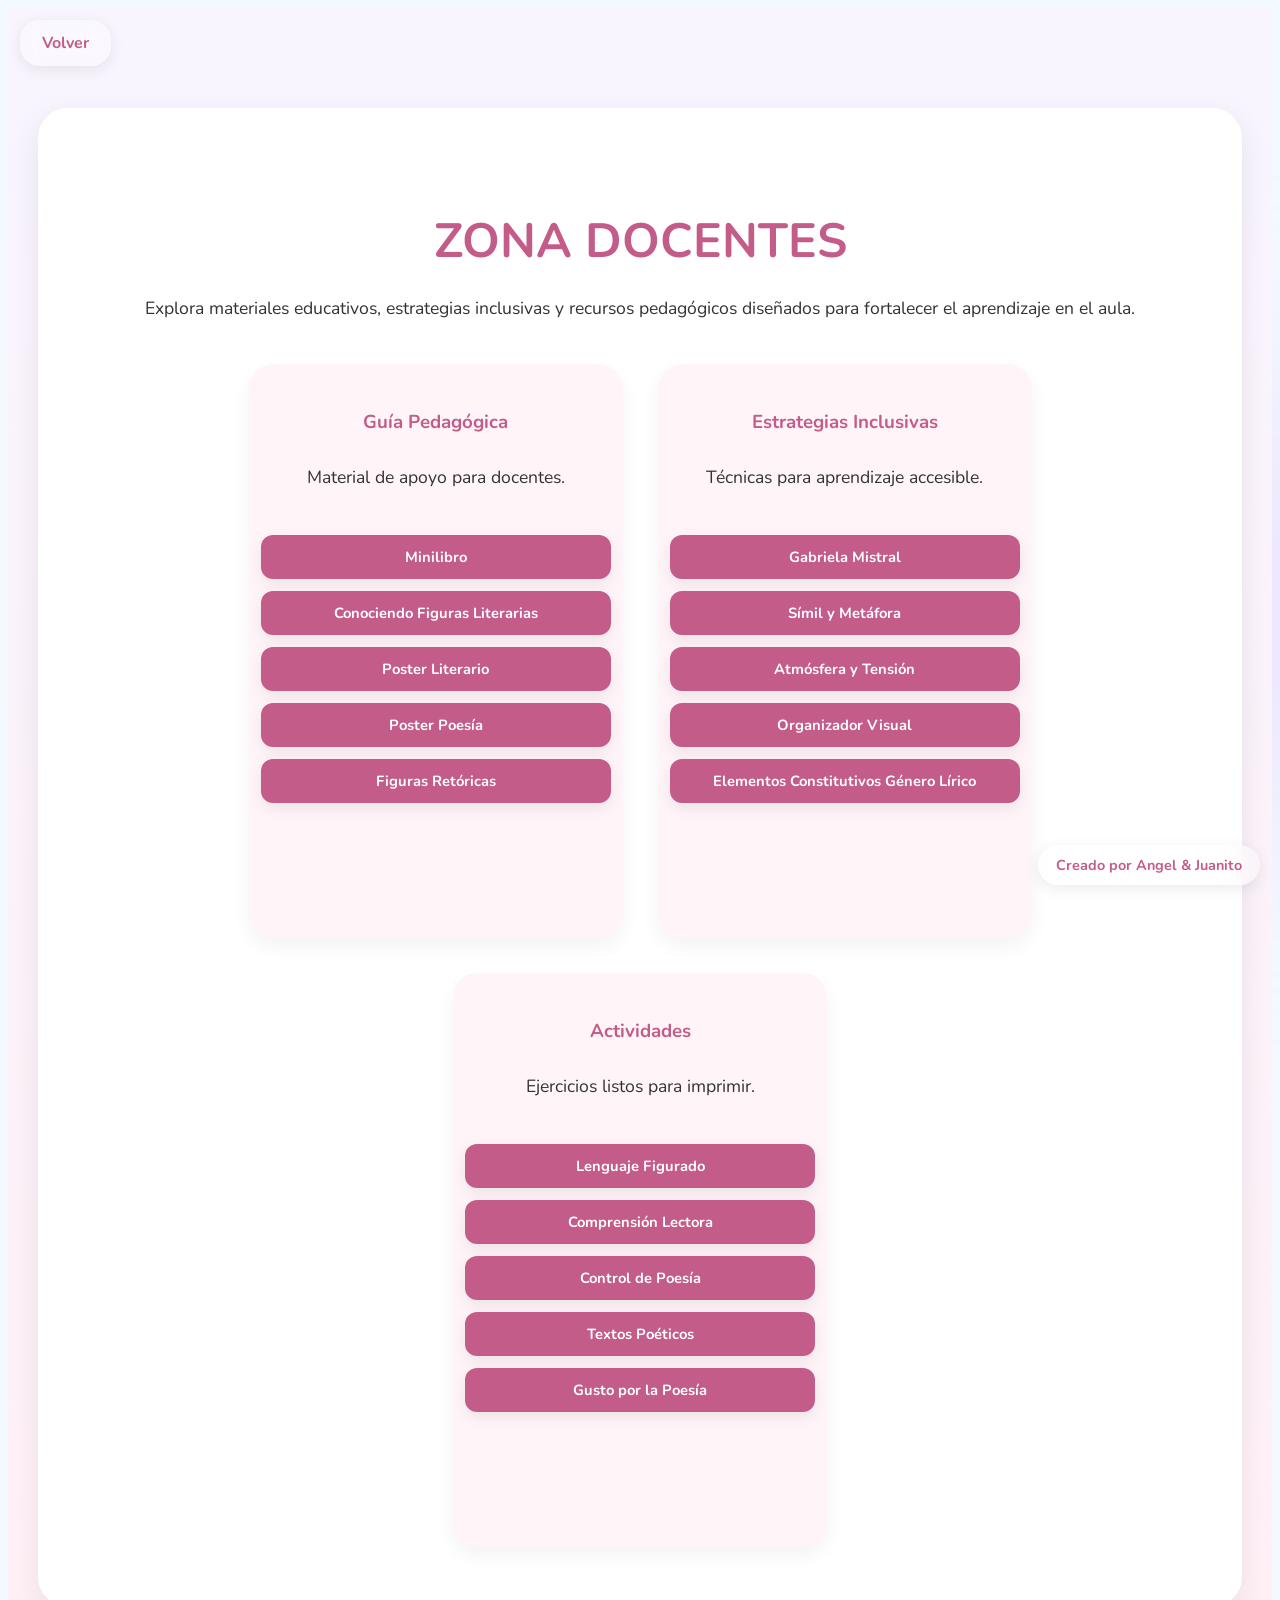
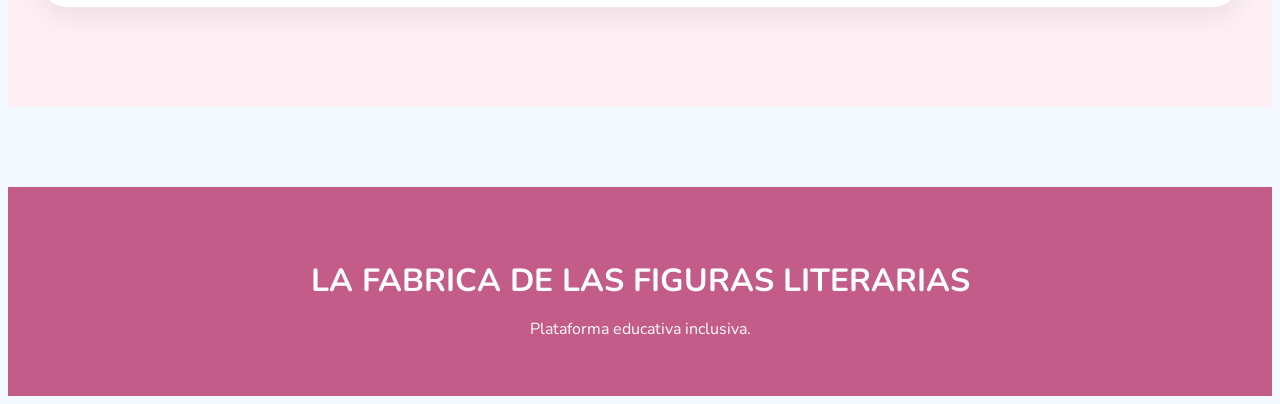
<file: docentes.html>
<!DOCTYPE html>
<html lang="es">
<head>
    <meta charset="UTF-8">
    <meta name="viewport" content="width=device-width, initial-scale=1.0">

    <title>Zona Docente</title>

    <link rel="stylesheet" href="style.css">

    <link rel="preconnect" href="https://fonts.googleapis.com">

    <link href="https://fonts.googleapis.com/css2?family=Nunito:wght@300;400;700;900&display=swap" rel="stylesheet">
</head>
<body>
<a href="index.html" class="back-btn">
    Volver
</a>

<section class="teacher-section">

    <div class="teacher-content">

        <div class="teacher-text">

            <h2>ZONA DOCENTES</h2>

            <p>
                Explora materiales educativos, estrategias inclusivas
                y recursos pedagógicos diseñados para fortalecer
                el aprendizaje en el aula.
            </p>

            <div class="teacher-cards">

                <!-- GUÍA PEDAGÓGICA -->

                <div class="teacher-card">


                    <h3>Guía Pedagógica</h3>

                    <p>
                        Material de apoyo para docentes.
                    </p>

                    <a href="recursos/docentes/minilibro-lenguaje-figurado.pdf"
                       download
                       class="download-btn">

                        Minilibro

                    </a>

                    <a href="recursos/docentes/conociendo-figuras-literarias.pptx"
                       download
                       class="download-btn">

                        Conociendo Figuras Literarias

                    </a>

                    <a href="recursos/docentes/las-figuras-literarias-poster.pdf"
                       download
                       class="download-btn">

                        Poster Literario

                    </a>

                    <a href="recursos/docentes/poster-elementos-de-la-poesia.pdf"
                       download
                       class="download-btn">

                        Poster Poesía

                    </a>

                    <a href="recursos/docentes/posters-las-figuras-retoricas.pdf"
                       download
                       class="download-btn">

                        Figuras Retóricas

                    </a>

                </div>

                <!-- ESTRATEGIAS -->

                <div class="teacher-card">

                    <h3>Estrategias Inclusivas</h3>

                    <p>
                        Técnicas para aprendizaje accesible.
                    </p>

                    <a href="recursos/docentes/GT-conociendo-a-gabriela-mistral.zip"
                       download
                       class="download-btn">

                        Gabriela Mistral

                    </a>

                    <a href="recursos/docentes/GT-simil-y-metafora.zip"
                       download
                       class="download-btn">

                        Símil y Metáfora

                    </a>

                    <a href="recursos/docentes/GT-diferenciada-creacion-de-atmosfera-y-tension.pdf"
                       download
                       class="download-btn">

                        Atmósfera y Tensión

                    </a>

                    <a href="recursos/docentes/organizador-visual.zip"
                       download
                       class="download-btn">

                        Organizador Visual

                    </a>

                    <a href="recursos/docentes/ticket-de-salida-elementos-constitutivos-genero-lirico.pdf"
                       download
                       class="download-btn">

                        Elementos Constitutivos Género Lírico 

                    </a>

                </div>

                <!-- ACTIVIDADES -->

                <div class="teacher-card">

                    <h3>Actividades</h3>

                    <p>
                        Ejercicios listos para imprimir.
                    </p>

                    <a href="recursos/docentes/beginning-asking-questions.zip"
                       download
                       class="download-btn">

                        Lenguaje Figurado

                    </a>

                    <a href="recursos/docentes/comprension-de-lectura-figuras-literarias-poesia.zip"
                       download
                       class="download-btn">

                        Comprensión Lectora

                    </a>

                    <a href="recursos/docentes/-control-poesia-y-elementos-gramaticales.zip"
                       download
                       class="download-btn">

                        Control de Poesía

                    </a>

                    <a href="recursos/docentes/pack-lenguaje-textos-poeticos-.zip"
                       download
                       class="download-btn">

                        Textos Poéticos

                    </a>

                    <a href="recursos/docentes/planificacion-desarrollar-el-gusto-por-la-poesia.zip"
                       download
                       class="download-btn">

                        Gusto por la Poesía

                    </a>

                </div>

            </div>

        </div>

    </div>

</section>

<footer>

    <h3>LA FABRICA DE LAS FIGURAS LITERARIAS</h3>

    <p>
        Plataforma educativa inclusiva.
    </p>

</footer>
<div class="creator-tag">
    Creado por Angel & Juanito
</div>
</body>
</file>
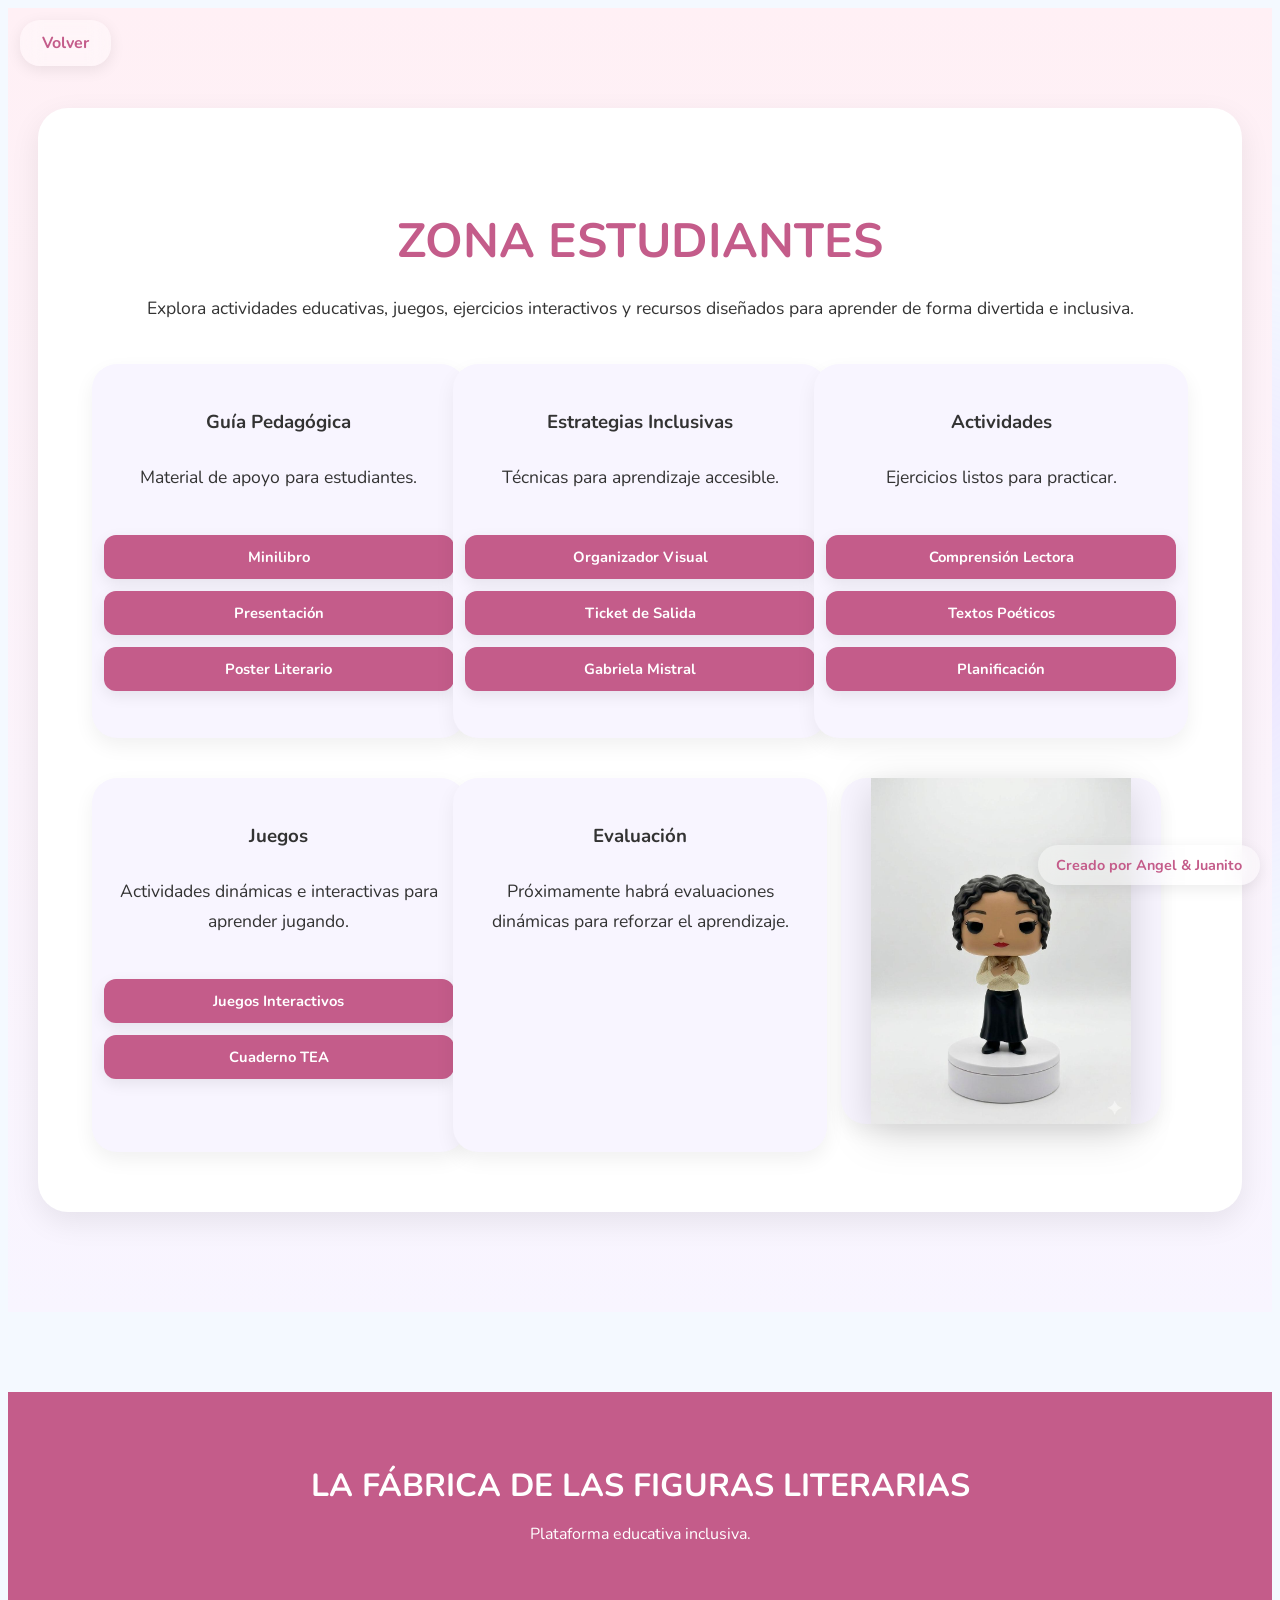
<file: estudiantes.html>
<!DOCTYPE html>
<html lang="es">
<head>
    <meta charset="UTF-8">
    <meta name="viewport" content="width=device-width, initial-scale=1.0">

    <title>Zona Estudiantes</title>

    <link rel="stylesheet" href="style.css">

    <link rel="preconnect" href="https://fonts.googleapis.com">

    <link href="https://fonts.googleapis.com/css2?family=Nunito:wght@300;400;700;900&display=swap" rel="stylesheet">
</head>

<body>
<a href="index.html" class="back-btn">
    Volver
</a>


<section class="student-section">

    <div class="student-content">


        <div class="student-text">

            <h2> ZONA ESTUDIANTES</h2>

            <p>
                Explora actividades educativas, juegos,
                ejercicios interactivos y recursos diseñados
                para aprender de forma divertida e inclusiva.
            </p>

            <div class="student-cards">

                <!-- GUÍA PEDAGÓGICA -->

                <div class="student-card">

                    <h3>Guía Pedagógica</h3>

                    <p>
                        Material de apoyo para estudiantes.
                    </p>

                    <a href="recursos/docentes/minilibro-lenguaje-figurado.pdf"
                       download
                       class="download-btn">

                        Minilibro

                    </a>

                    <a href="recursos/docentes/conociendo-figuras-literarias.pptx"
                       download
                       class="download-btn">

                        Presentación

                    </a>

                    <a href="recursos/docentes/las-figuras-literarias-poster.pdf"
                       download
                       class="download-btn">

                        Poster Literario

                    </a>

                </div>

                <!-- ESTRATEGIAS -->

                <div class="student-card">

                    <h3>Estrategias Inclusivas</h3>

                    <p>
                        Técnicas para aprendizaje accesible.
                    </p>

                    <a href="recursos/docentes/organizador-visual.zip"
                       download
                       class="download-btn">

                        Organizador Visual

                    </a>

                    <a href="recursos/docentes/ticket-de-salida-elementos-constitutivos-genero-lirico.pdf"
                       download
                       class="download-btn">

                        Ticket de Salida

                    </a>

                    <a href="recursos/docentes/GT-conociendo-a-gabriela-mistral.zip"
                       download
                       class="download-btn">

                        Gabriela Mistral

                    </a>

                </div>

                <!-- ACTIVIDADES -->

                <div class="student-card">

                    <h3>Actividades</h3>

                    <p>
                        Ejercicios listos para practicar.
                    </p>

                    <a href="recursos/docentes/comprension-de-lectura-figuras-literarias-poesia.zip"
                       download
                       class="download-btn">

                        Comprensión Lectora

                    </a>

                    <a href="recursos/docentes/pack-lenguaje-textos-poeticos-.zip"
                       download
                       class="download-btn">

                        Textos Poéticos

                    </a>

                    <a href="recursos/docentes/planificacion-desarrollar-el-gusto-por-la-poesia.zip"
                       download
                       class="download-btn">

                        Planificación

                    </a>

                </div>

                <!-- JUEGOS -->

                <div class="student-card">

                    <h3>Juegos</h3>

                    <p>
                        Actividades dinámicas e interactivas
                        para aprender jugando.
                    </p>

                    <a href="https://wordwall.net/es-cl/community/juegos-de-figuras-literarias"
                       target="_blank"
                       class="download-btn">

                        Juegos Interactivos

                    </a>

                    <a href="https://www.orientacionandujar.es/wp-content/uploads/2020/11/Cuaderno-de-actividades-alumnado-TEA-VOL-2.pdf"
                       target="_blank"
                       class="download-btn">

                        Cuaderno TEA

                    </a>

                </div>

                <!-- EVALUACIÓN -->

                <div class="student-card">

                    <h3>Evaluación</h3>

                    <p>
                        Próximamente habrá evaluaciones
                        dinámicas para reforzar el aprendizaje.
                    </p>
                    

                </div>
                <div class="student-decoration">
                    <img src="img/profe.jpg" alt="Decoración">
                 
                </div>

            </div>

        </div>
    </div>
    

</section>

<footer>

    <h3>LA FÁBRICA DE LAS FIGURAS LITERARIAS</h3>

    <p>
        Plataforma educativa inclusiva.
    </p>

</footer>
<div class="creator-tag">
    Creado por Angel & Juanito
</div>
</body>
</html>
</file>
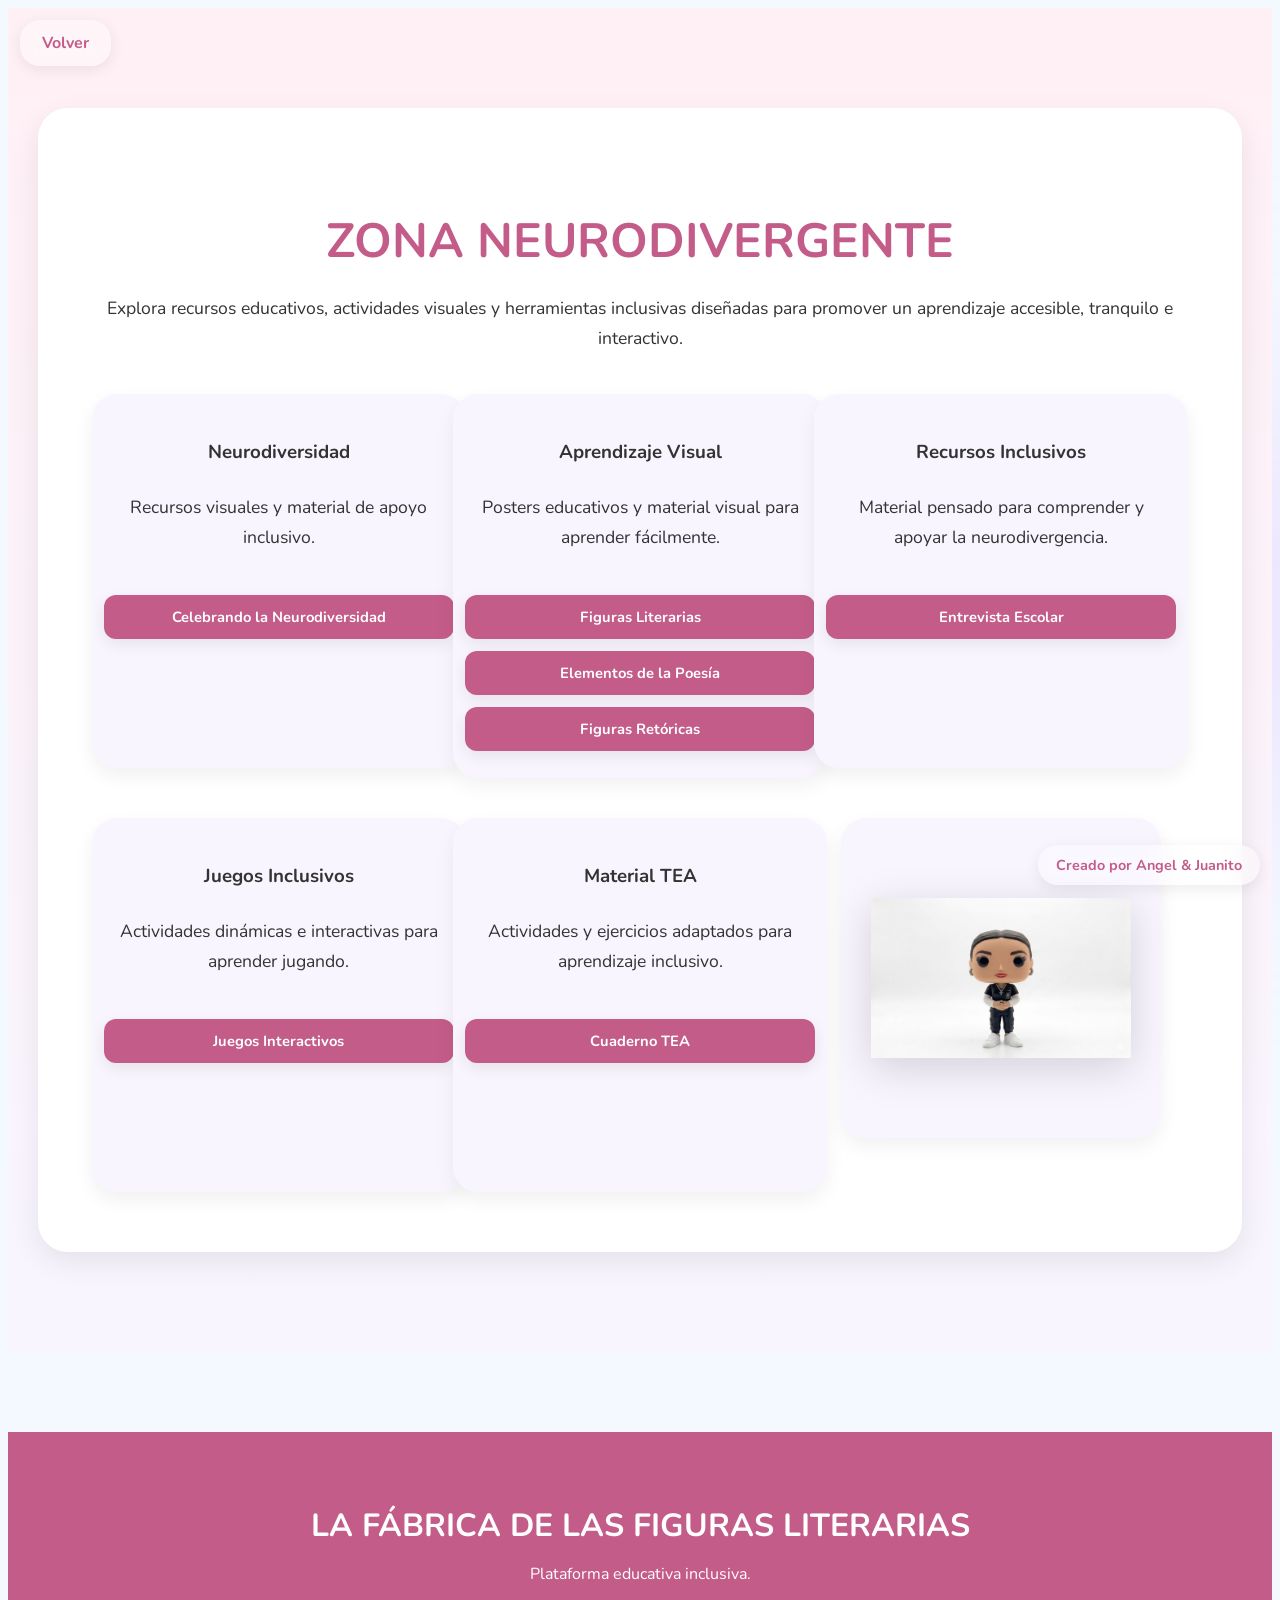
<file: neurodivergente.html>
<!DOCTYPE html>
<html lang="es">
<head>
    <meta charset="UTF-8">
    <meta name="viewport" content="width=device-width, initial-scale=1.0">

    <title>Zona Neurodivergente</title>

    <link rel="stylesheet" href="style.css">

    <link rel="preconnect" href="https://fonts.googleapis.com">

    <link href="https://fonts.googleapis.com/css2?family=Nunito:wght@300;400;700;900&display=swap" rel="stylesheet">
</head>

<body>
<a href="index.html" class="back-btn">
     Volver
</a>

<section class="student-section">

    <div class="student-content">

        <div class="student-text">

            <h2>ZONA NEURODIVERGENTE</h2>

            <p>
                Explora recursos educativos, actividades visuales
                y herramientas inclusivas diseñadas para promover
                un aprendizaje accesible, tranquilo e interactivo.
            </p>

            <div class="student-cards">

                <!-- NEURODIVERSIDAD -->

                <div class="student-card">

                    <h3>Neurodiversidad</h3>

                    <p>
                        Recursos visuales y material
                        de apoyo inclusivo.
                    </p>

                    <a href="recursos/neurodivergentes/posters-celebrando-la-neurodiversidad.pdf"
                       download
                       class="download-btn">

                        Celebrando la Neurodiversidad

                    </a>

                </div>

                <!-- APRENDIZAJE VISUAL -->

                <div class="student-card">

                    <h3>Aprendizaje Visual</h3>

                    <p>
                        Posters educativos y material
                        visual para aprender fácilmente.
                    </p>

                    <a href="recursos/neurodivergentes/las-figuras-literarias-poster.pdf"
                       download
                       class="download-btn">

                        Figuras Literarias

                    </a>

                    <a href="recursos/neurodivergentes/poster-elementos-de-la-poesia.pdf"
                       download
                       class="download-btn">

                        Elementos de la Poesía

                    </a>

                    <a href="recursos/neurodivergentes/posters-las-figuras-retoricas.pdf"
                       download
                       class="download-btn">

                        Figuras Retóricas

                    </a>

                </div>

                <!-- RECURSOS INCLUSIVOS -->

                <div class="student-card">

                    <h3>Recursos Inclusivos</h3>

                    <p>
                        Material pensado para comprender
                        y apoyar la neurodivergencia.
                    </p>

                    <a href="recursos/neurodivergentes/entrevista-escolar-com-alunos-neurodivergentes.pdf"
                       download
                       class="download-btn">

                        Entrevista Escolar

                    </a>

                </div>

                <!-- JUEGOS -->

                <div class="student-card">

                    <h3>Juegos Inclusivos</h3>

                    <p>
                        Actividades dinámicas e interactivas
                        para aprender jugando.
                    </p>

                    <a href="https://wordwall.net/es-cl/community/juegos-de-figuras-literarias"
                       target="_blank"
                       class="download-btn">

                        Juegos Interactivos

                    </a>

                </div>

                <!-- MATERIAL TEA -->

                <div class="student-card">

                    <h3>Material TEA</h3>

                    <p>
                        Actividades y ejercicios adaptados
                        para aprendizaje inclusivo.
                    </p>

                    <a href="https://www.orientacionandujar.es/wp-content/uploads/2020/11/Cuaderno-de-actividades-alumnado-TEA-VOL-2.pdf"
                       target="_blank"
                       class="download-btn">

                        Cuaderno TEA

                    </a>
                </div>
            <div class="student-decoration">
                    <img src="img/profe2.jpeg" alt="Decoración Neurodivergente">
                </div>
            </div>

        </div>

    </div>

</section>

<footer>

    <h3>LA FÁBRICA DE LAS FIGURAS LITERARIAS</h3>

    <p>
        Plataforma educativa inclusiva.
    </p>

</footer>

</body>
<div class="creator-tag">
    Creado por Angel & Juanito
</div>
</html>
</file>
<file: style.css>
css *{
    margin:0;
    padding:0;
    box-sizing:border-box;
}

html{
    scroll-behavior:smooth;
}

body{
    font-family:'Nunito', sans-serif;
    background:#f4f9ff;
    color:#333;
    scroll-behavior:smooth;
}

/* HERO */

.hero{
    background:linear-gradient(135deg,#ffd6e7,#ffe5ec,#f8dfff);
    padding:30px 60px 80px;
    border-bottom-left-radius:50px;
    border-bottom-right-radius:50px;
    position:relative;
    overflow:hidden;
}

/* NAVBAR */

.navbar{
    position:sticky;
    top:20px;
    z-index:1000;

    display:flex;
    justify-content:space-between;
    align-items:center;

    max-width:1200px;
    margin:auto;

    padding:20px 30px;

    background:rgba(255,255,255,0.35);

    backdrop-filter:blur(12px);

    border-radius:25px;

    box-shadow:0 8px 25px rgba(0,0,0,0.08);
}

.logo{
    font-family:'Noto Serif JP', serif;
    font-size:2.6rem;
    color:#c45c8a;
    text-align:center;
    line-height:1.3;
    letter-spacing:2px;
    text-shadow:0 3px 12px rgba(255,255,255,0.8);
}

.menu{
    display:flex;
    gap:20px;
}

.menu a{
    background:rgba(255,255,255,0.5);

    text-decoration:none;

    color:#c45c8a;

    font-weight:700;

    min-width:140px;

    text-align:center;

    padding:12px 20px;

    border-radius:50px;

    transition:0.3s;
}

.menu a:hover{
    background:white;
    transform:translateY(-2px);
}

/* HERO CONTENT */

.hero-content{
    display:flex;
    justify-content:space-between;
    align-items:center;
    gap:30px;
    max-width:1200px;
    margin:auto;
}
.hero-content{
    padding-top:40px;
}

.hero-text{
    flex:1;
}

.hero-text h2{
    font-size:3.2rem;
    line-height:1.1;
    margin-bottom:20px;
    color:#2e2e52;
}

.hero-text p{
    font-size:1.2rem;
    margin-bottom:30px;
    line-height:1.7;
}

.buttons{
    display:flex;
    gap:15px;
    flex-wrap:wrap;
}

.buttons a{
    text-decoration:none;

    padding:15px 25px;

    border-radius:15px;

    font-size:1rem;

    font-weight:bold;

    transition:0.3s;

    box-shadow:0 8px 20px rgba(0,0,0,0.08);

    font-family:'Nunito', sans-serif;
}

.buttons a:hover{
    transform:translateY(-5px);
}

.teacher-btn{
    background:#ffb3c6;
    color:white;
}

.student-btn{
    background:#ffb3c6;
    color:white;
}

.hero-image img{
    animation:float 4s ease-in-out infinite;
    width:280px;
}

/* CARDS */

.cards-section{
    padding:100px 30px;
    text-align:center;
}

.cards-section h2{
    font-size:3rem;
    margin-bottom:50px;
    color:#c45c8a;
}

.cards{
    display:flex;
    justify-content:center;
    gap:30px;
    flex-wrap:wrap;
}

.card{
    background:white;

    width:300px;

    padding:30px;

    border-radius:25px;

    box-shadow:0 10px 25px rgba(0,0,0,0.08);

    transition:0.3s;
}

.card:hover{
    transform:translateY(-10px);
}

.card h3{
    margin-bottom:20px;
    font-size:1.5rem;
}

/* DOCENTES Y ESTUDIANTES */

.teacher-section{
    padding:100px 30px;
    background:linear-gradient(180deg,#f8f5ff,#fff0f5);
}

.student-section{
    padding:100px 30px;
    background:linear-gradient(180deg,#fff0f5,#f8f5ff);
}

.teacher-content,
.student-content{
    display:flex;
    flex-direction:column;
    align-items:center;
    justify-content:center;
    gap:40px;
    max-width:1200px;
    margin:auto;
    background:white;
    padding:60px;
    border-radius:30px;
    box-shadow:0 10px 30px rgba(0,0,0,0.08);
    text-align:center;
}

.teacher-text,
.student-text{
    width:100%;
}

.teacher-text h2,
.student-text h2{
    font-size:3rem;
    margin-bottom:20px;
    color:#c45c8a;
}

.teacher-text p,
.student-text p{
    font-size:1.1rem;
    line-height:1.7;
    margin-bottom:30px;
}

/* BOTÓN DOCENTE */

.teacher-link{
    display:inline-block;

    text-decoration:none;

    padding:15px 30px;

    border-radius:15px;

    background:#6c63ff;

    color:white;

    font-size:1rem;

    transition:0.3s;

    margin-bottom:40px;
}

.teacher-link:hover{
    transform:scale(1.05);
}

/* IMÁGENES */

.teacher-image img{
    width:260px;

    border-radius:25px;

    box-shadow:0 15px 30px rgba(0,0,0,0.12);

    object-fit:cover;
}

.student-image img{
    width:220px;
}

/* TARJETAS DOCENTE */

.teacher-cards{
    display:flex;
    justify-content:center;
    align-items:flex-start;
    gap:35px;
    flex-wrap:wrap;
    margin-top:40px;
    max-width:1200px;
    margin-left:auto;
    margin-right:auto;
}

.teacher-card{
    background:#fff4f8;
    padding:25px;
    border-radius:25px;
    width:320px;
    min-height:520px;
    transition:0.3s;
    box-shadow:0 8px 20px rgba(0,0,0,0.05);
    border:2px solid transparent;
    text-decoration:none;
    color:#333;
    display:flex;
    flex-direction:column;
    align-items:center;
    justify-content:flex-start;
}

.teacher-card:hover{
    transform:translateY(-8px);

    background:white;

    border:2px solid #ffb3c6;

    box-shadow:0 15px 30px rgba(255,179,198,0.4);
}

.teacher-emoji{
    font-size:2.5rem;
    margin-bottom:15px;
}

.teacher-card h3{
    margin-bottom:10px;
    color:#c45c8a;
}

/* ACTIVIDADES */

.activities-section{
    padding:100px 30px;
    text-align:center;
}

.activities-section h2{
    font-size:3rem;
    margin-bottom:50px;
    color:#c45c8a;
}

.activities-container{
    display:flex;
    justify-content:center;
    gap:30px;
    flex-wrap:wrap;
}

.activity-card{
    background:white;

    width:300px;

    padding:30px;

    border-radius:25px;

    box-shadow:0 10px 25px rgba(0,0,0,0.08);

    transition:0.3s;

    border:2px solid transparent;
}

.activity-card:hover{
    transform:translateY(-10px);

    border:2px solid #ffb3c6;

    box-shadow:0 15px 30px rgba(255,179,198,0.4);
}

.activity-card h3{
    margin:15px 0;
    color:#c45c8a;
}

/* TARJETAS ESTUDIANTE */

.student-cards{
    display: grid;
    grid-template-columns: repeat(auto-fit, minmax(300px, 1fr));
    gap: 40px;
    justify-items: center;
    align-items: start;
    max-width: 1100px;
    margin: 40px auto 0;
    padding: 0 20px;
}

.student-card{
    border:2px solid transparent;
    background:#f8f5ff;
    width:100%;
    max-width:320px;
    min-height:320px;
    padding:25px;
    border-radius:25px;
    transition:0.3s;
    position:relative;
    overflow:hidden;
    display:flex;
    flex-direction:column;
    justify-content:flex-start;
    align-items:center;
    text-align:center;
    box-shadow:0 8px 20px rgba(0,0,0,0.06);
}

.student-card:hover{
    border:2px solid #ffb3c6;

    background:white;

    transform:translateY(-12px);

    box-shadow:0 15px 30px rgba(255,179,198,0.4);
}

.student-card h3{
    margin-bottom:10px;
}

.emoji{
    font-size:3rem;
    margin-bottom:15px;
}

/* FOOTER */

footer{
    background:#c45c8a;
    color:white;
    text-align:center;
    padding:40px 20px;
    margin-top:80px;
}

footer h3{
    margin-bottom:10px;
    font-size:2rem;
}

body::after{
    content:"";

    position:fixed;

    bottom:80px;
    right:-120px;

    width:420px;
    height:420px;

    background:#d8b4ff;

    opacity:0.35;

    border-radius:50%;

    filter:blur(120px);

    z-index:-1;
}

/* RESPONSIVE */

@media(max-width:900px){

    .hero{
        padding:20px;

        border-bottom-left-radius:30px;
        border-bottom-right-radius:30px;
    }

    .navbar{
        flex-direction:column;

        gap:15px;

        padding:20px;

        text-align:center;
    }

    .menu{
        flex-direction:column;

        width:100%;
    }

    .menu a{
        width:100%;
        min-width:auto;
    }

    .logo{
        font-size:1.7rem;
        line-height:1.4;
    }

    .hero-content{
        flex-direction:column;
        text-align:center;
        gap:40px;
        padding-top:30px;
    }

    .hero-text h2{
        font-size:2.2rem;
    }

    .hero-text p{
        font-size:1rem;
    }

    .buttons{
        flex-direction:column;
        align-items:center;
    }

    .buttons a{
        width:100%;
        max-width:280px;
        text-align:center;
    }
    .hero-image img{
    width:230px;

    animation:float 4s ease-in-out infinite;
    }

    .cards{
        flex-direction:column;
        align-items:center;
    }

    .card{
        width:100%;
        max-width:320px;
    }

    .teacher-content,
    .student-content{
        flex-direction:column;

        text-align:center;

        padding:35px 20px;

        gap:30px;
    }

    .teacher-text h2,
    .student-text h2,
    .activities-section h2{
        font-size:2.2rem;
    }

    .teacher-card,
    .student-card,
    .activity-card{
        width:100%;
        max-width:280px;
    }

    .teacher-image img{
        width:220px;
    }

    .student-image img{
        width:180px;
    }

    footer h3{
        font-size:1.5rem;
    }
}

@keyframes float{

    0%{
        transform:translateY(0px);
    }

    50%{
        transform:translateY(-15px);
    }

    100%{
        transform:translateY(0px);
    }

}

/* BOTÓN NEURODIVERGENTE */

.neuro-btn{
    background:#ffb3c6;
    color:white;
}

.neuro-btn:hover{
    transform:translateY(-5px);
}

/* AJUSTE HERO PRINCIPAL */

.hero{
    min-height:78vh;
    display:flex;
    align-items:center;
    justify-content:center;
    padding:20px 60px 50px;
}
/* LANDING PRINCIPAL */

.hero{
    min-height:100vh;

    display:flex;
    align-items:center;
    justify-content:center;
}

.main-title{
    font-size:4.5rem;
    line-height:1.1;
    color:#c45c8a;
    margin-bottom:25px;

    font-family:'Noto Serif JP', serif;
}

.main-description{
    font-size:1.3rem;
    line-height:1.8;
    margin-bottom:40px;
    max-width:650px;
}

/* BOTONES */

.main-buttons{
    gap:20px;
    flex-wrap:wrap;
}

.main-buttons a{
    padding:18px 30px;
    font-size:1.05rem;
}

.teacher-btn{
    background:#ffb3c6;
    color:white;
}

.student-btn{
    background:#ffb3c6;
    color:white;
}

.neuro-btn{
    background:#ffb3c6;
    color:white;
}

.neuro-btn:hover,
.teacher-btn:hover,
.student-btn:hover{
    transform:translateY(-5px);
}

/* RESPONSIVE */

@media(max-width:900px){

    .main-title{
        font-size:2.8rem;
        text-align:center;
    }

    .main-description{
        font-size:1rem;
        text-align:center;
    }

    .main-buttons{
        justify-content:center;
    }

}
/* ORGANIZACIÓN TARJETAS ESTUDIANTES */

.student-text .teacher-cards{
    max-width:700px;
}
/* CURSOR PERSONALIZADO */

body{
    cursor: pointer;
}

a,
button,
.teacher-card,
.student-card{
    cursor:pointer;
}
/* BOTONES DE DESCARGA */

.download-btn{
    display:block;
    width:100%;
    margin-top:12px;
    padding:12px 15px;
    background:#c45c8a;
    color:white;
    text-decoration:none;
    border-radius:12px;
    font-size:0.92rem;
    font-weight:bold;
    text-align:center;
    transition:0.3s;
    box-shadow:0 5px 15px rgba(0,0,0,0.08);
}

.download-btn:hover{
    background:#ff8fab;

    transform:translateY(-2px);
}
.creator-tag{
    position:fixed;

    bottom:15px;
    right:20px;

    background:rgba(255,255,255,0.35);

    padding:10px 18px;

    border-radius:20px;

    font-size:0.9rem;

    color:#c45c8a;

    font-weight:700;

    box-shadow:0 4px 15px rgba(0,0,0,0.08);

    backdrop-filter:blur(10px);

    z-index:999;
}
.back-btn{
    position:fixed;

    top:20px;
    left:20px;

    text-decoration:none;

    background:rgba(255,255,255,0.35);

    color:#c45c8a;

    padding:12px 22px;

    border-radius:20px;

    font-weight:700;

    backdrop-filter:blur(10px);

    box-shadow:0 4px 15px rgba(0,0,0,0.08);

    transition:0.3s;

    z-index:999;
}
/* IMAGEN DECORATIVA */

.student-decoration{
    display:flex;
    justify-content:center;
    align-items:center;
}

.student-decoration img{
    width:220px;
    height:auto;

    animation:float 4s ease-in-out infinite;

    filter:drop-shadow(0 10px 20px rgba(0,0,0,0.15));
}

.student-decoration{
    display:flex;
    justify-content:center;
    align-items:center;

    width:100%;
    max-width:320px;
    min-height:320px;
}

.student-decoration img{
    width:260px;
    height:auto;

    animation:float 4s ease-in-out infinite;

    filter:drop-shadow(0 10px 20px rgba(0,0,0,0.15));

    user-select:none;
    pointer-events:none;
}
.student-decoration{
    background:#f8f5ff;

    border-radius:25px;

    box-shadow:0 8px 20px rgba(0,0,0,0.06);
}
</file>
